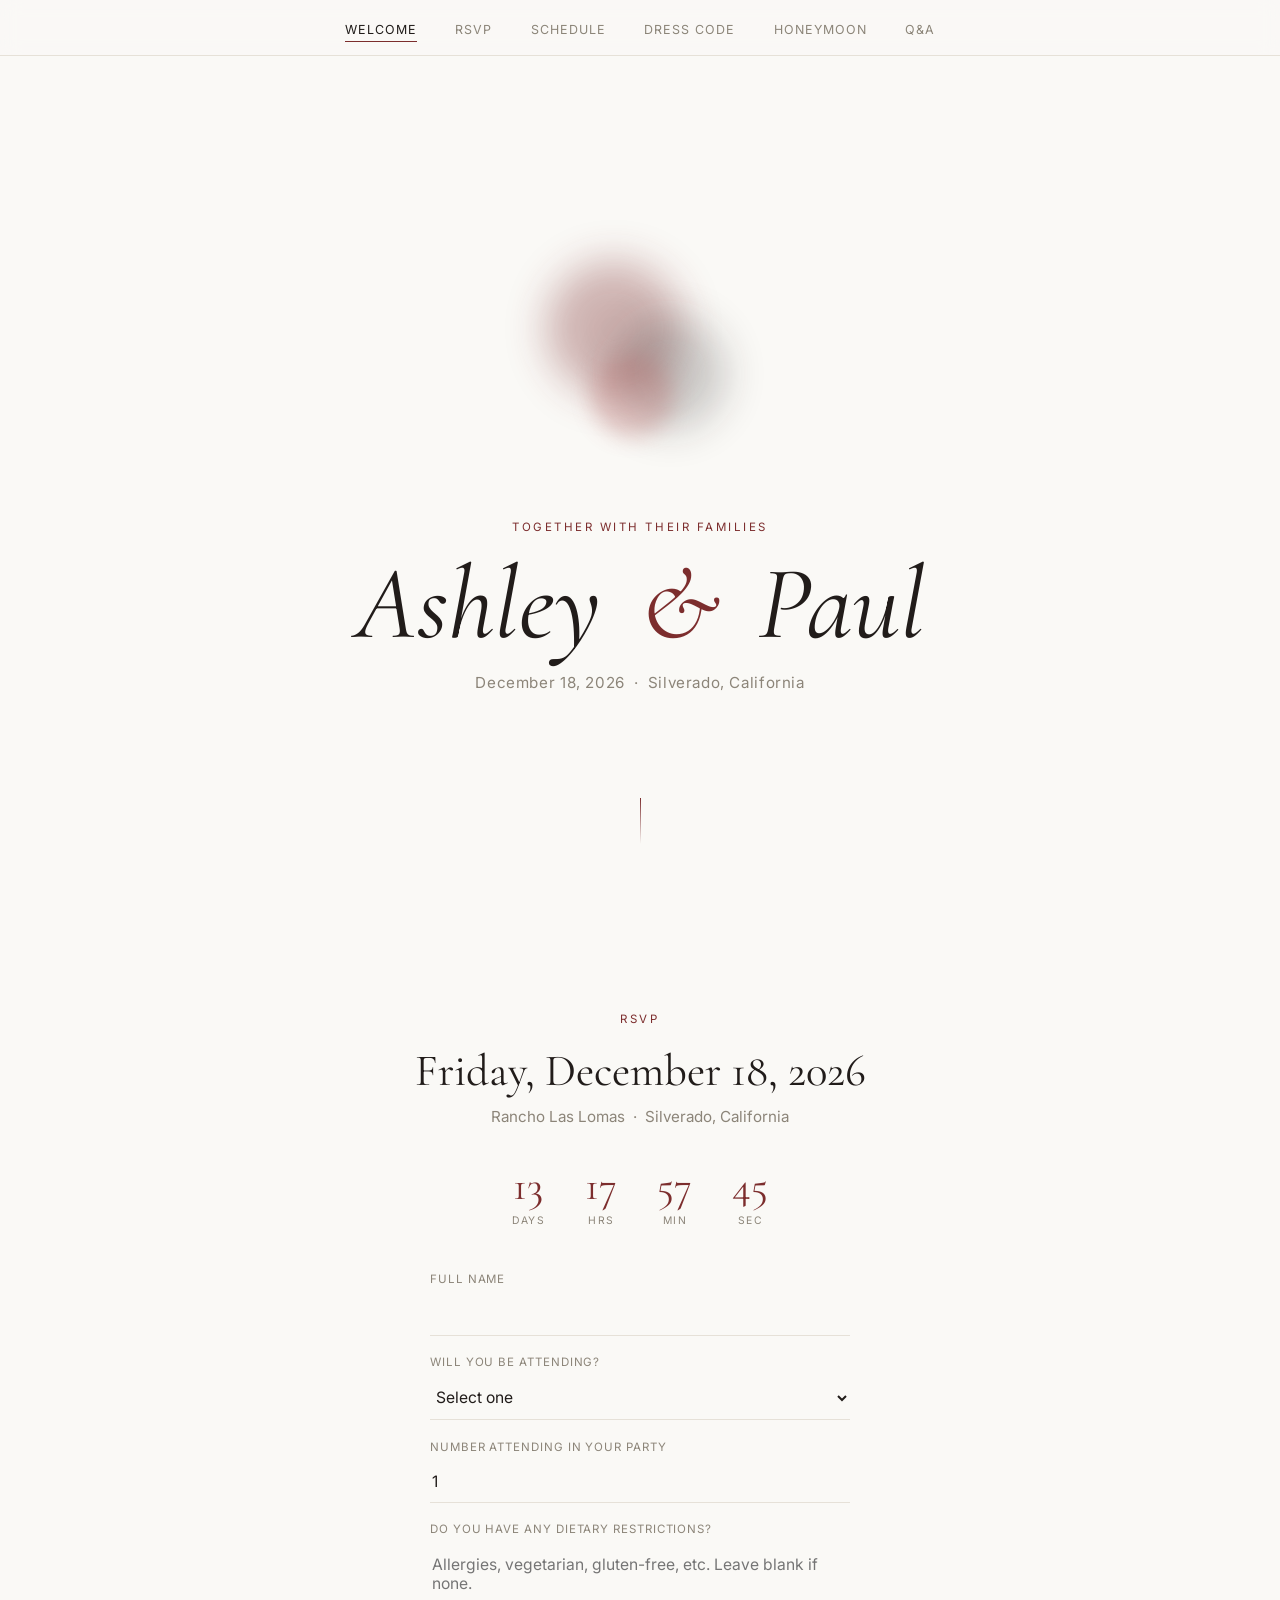
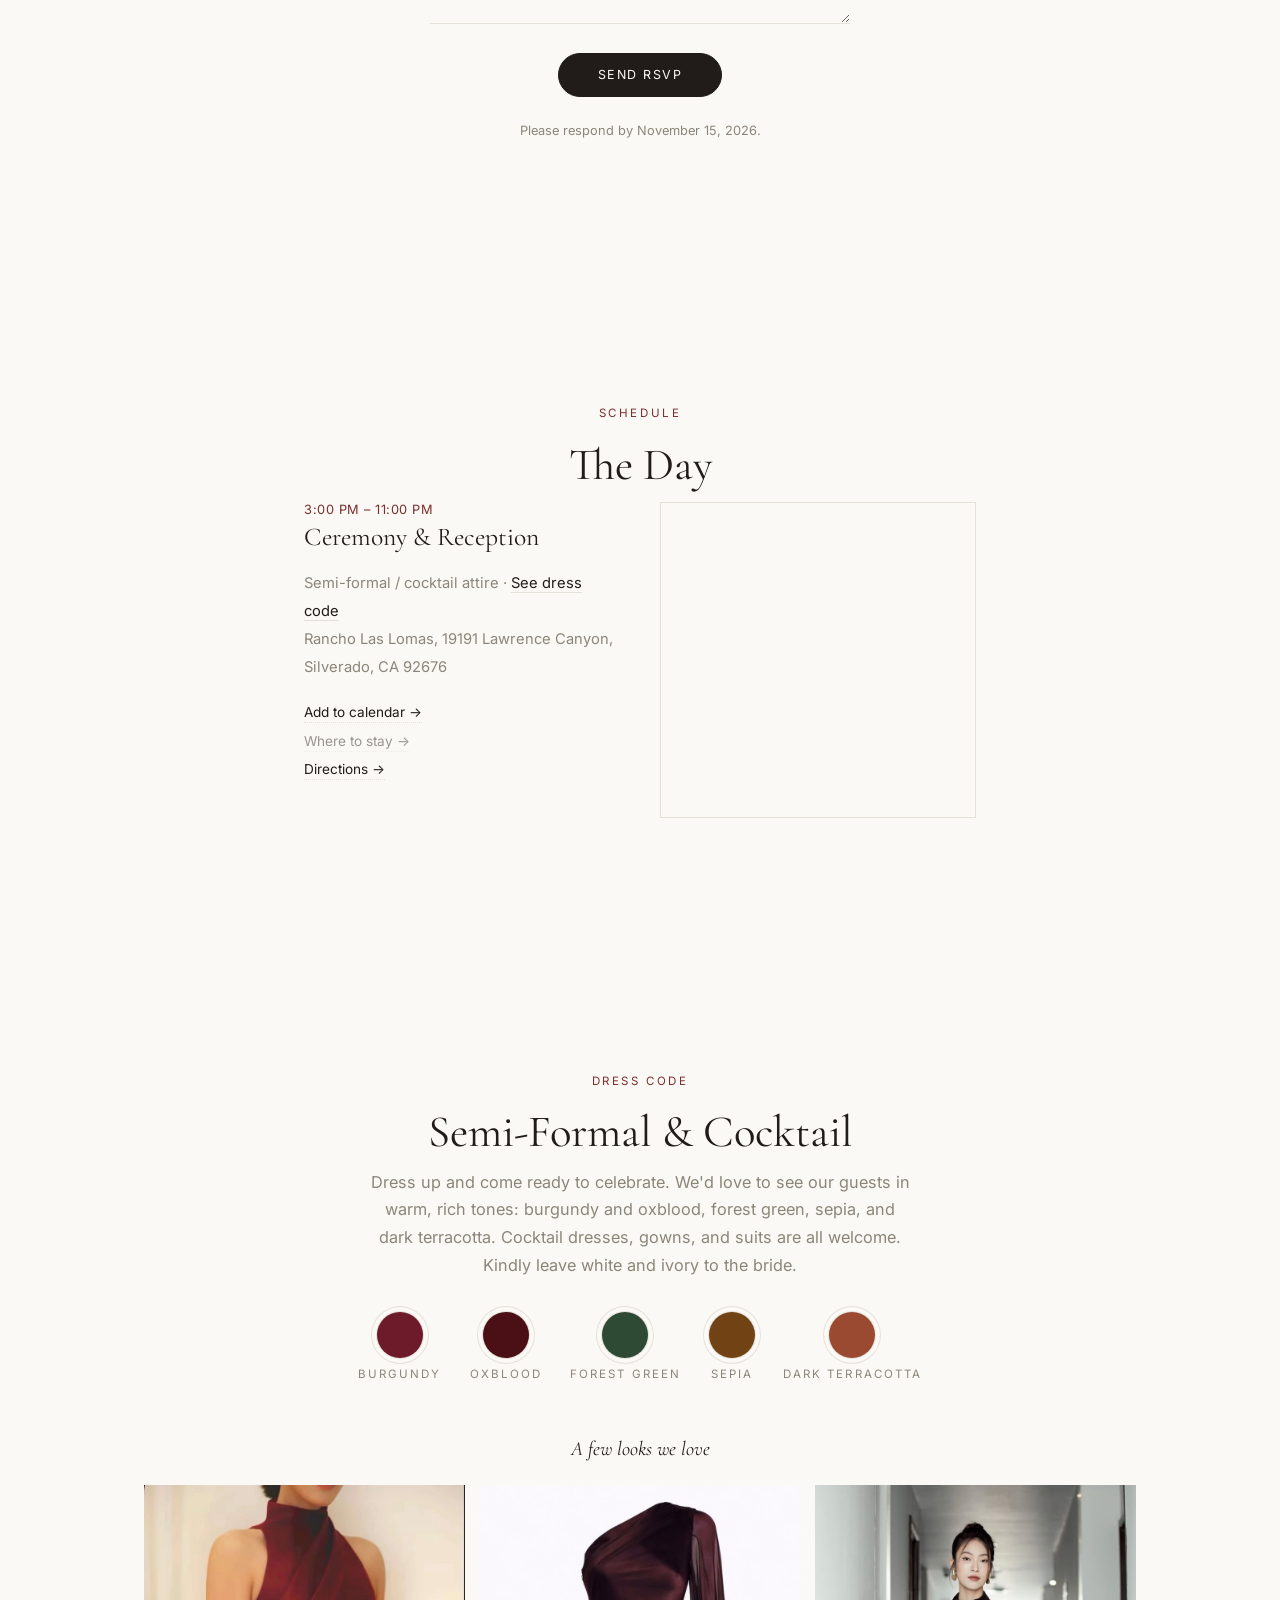
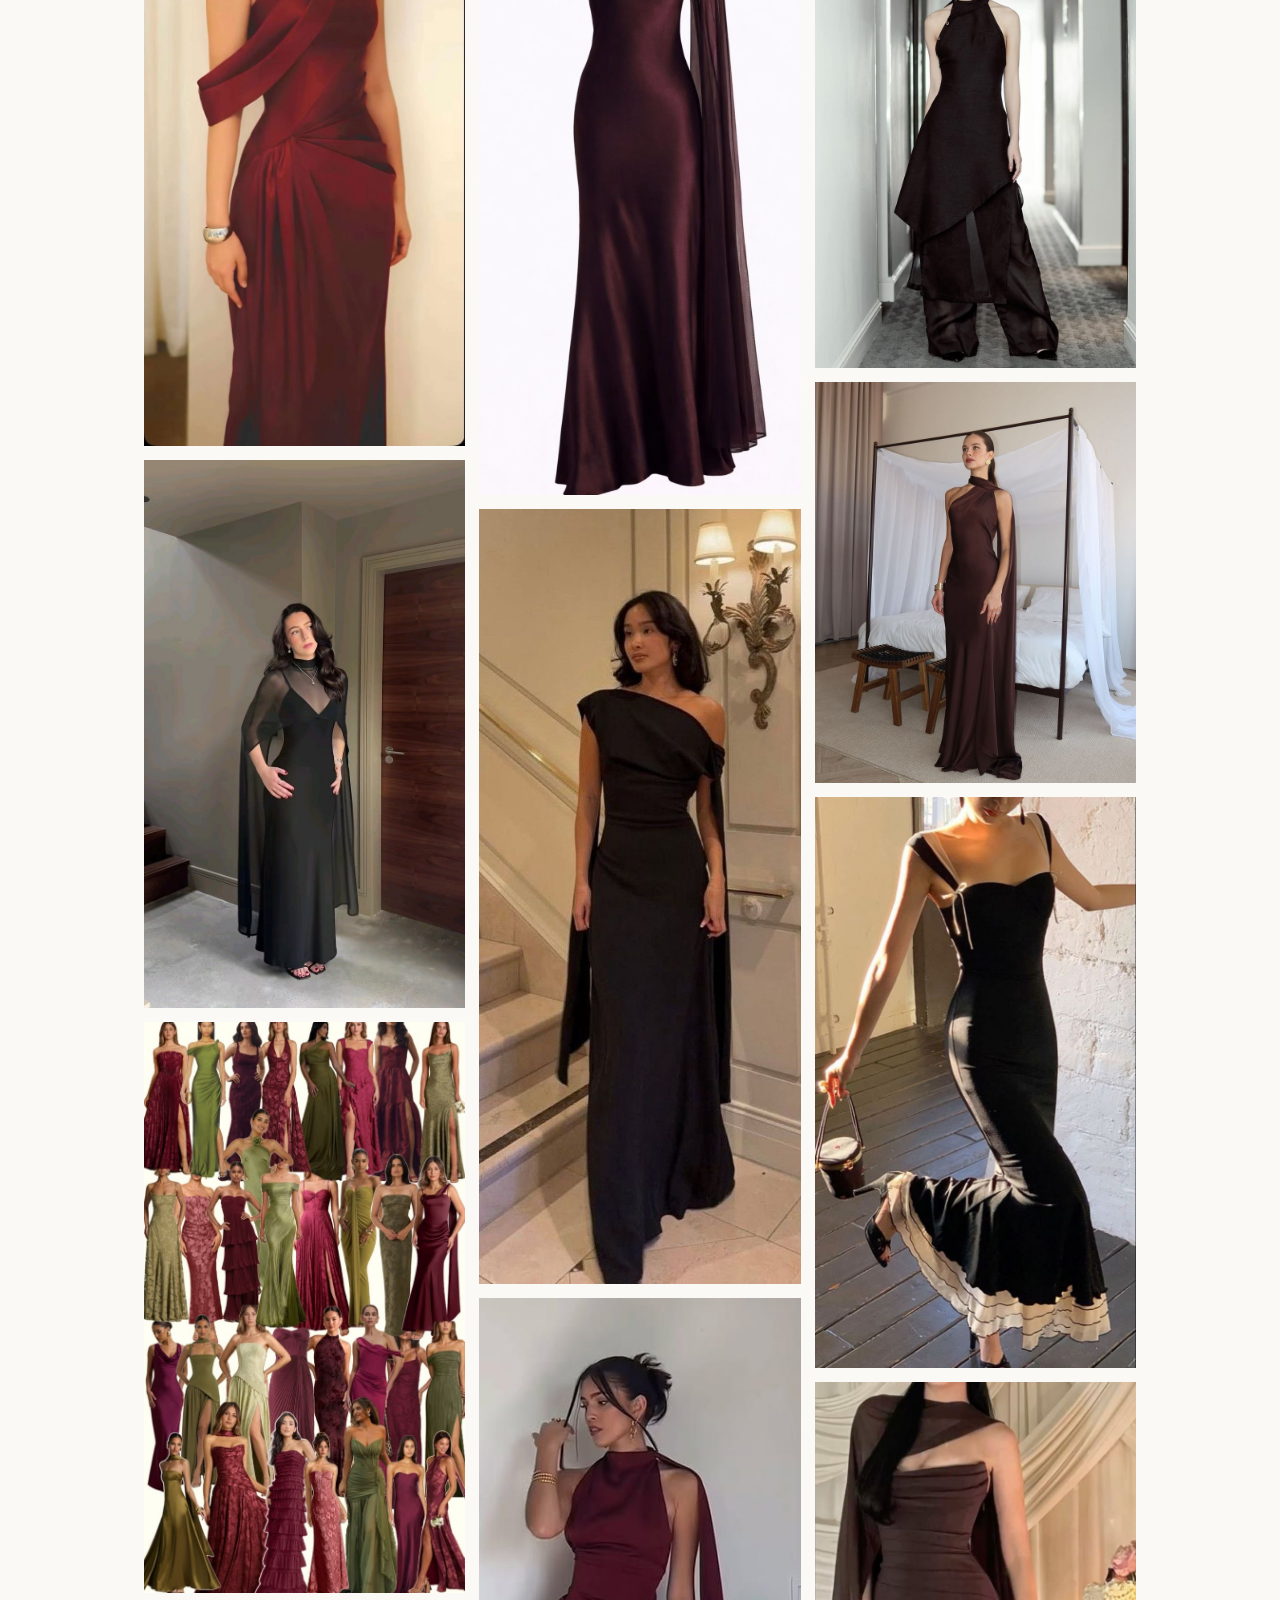
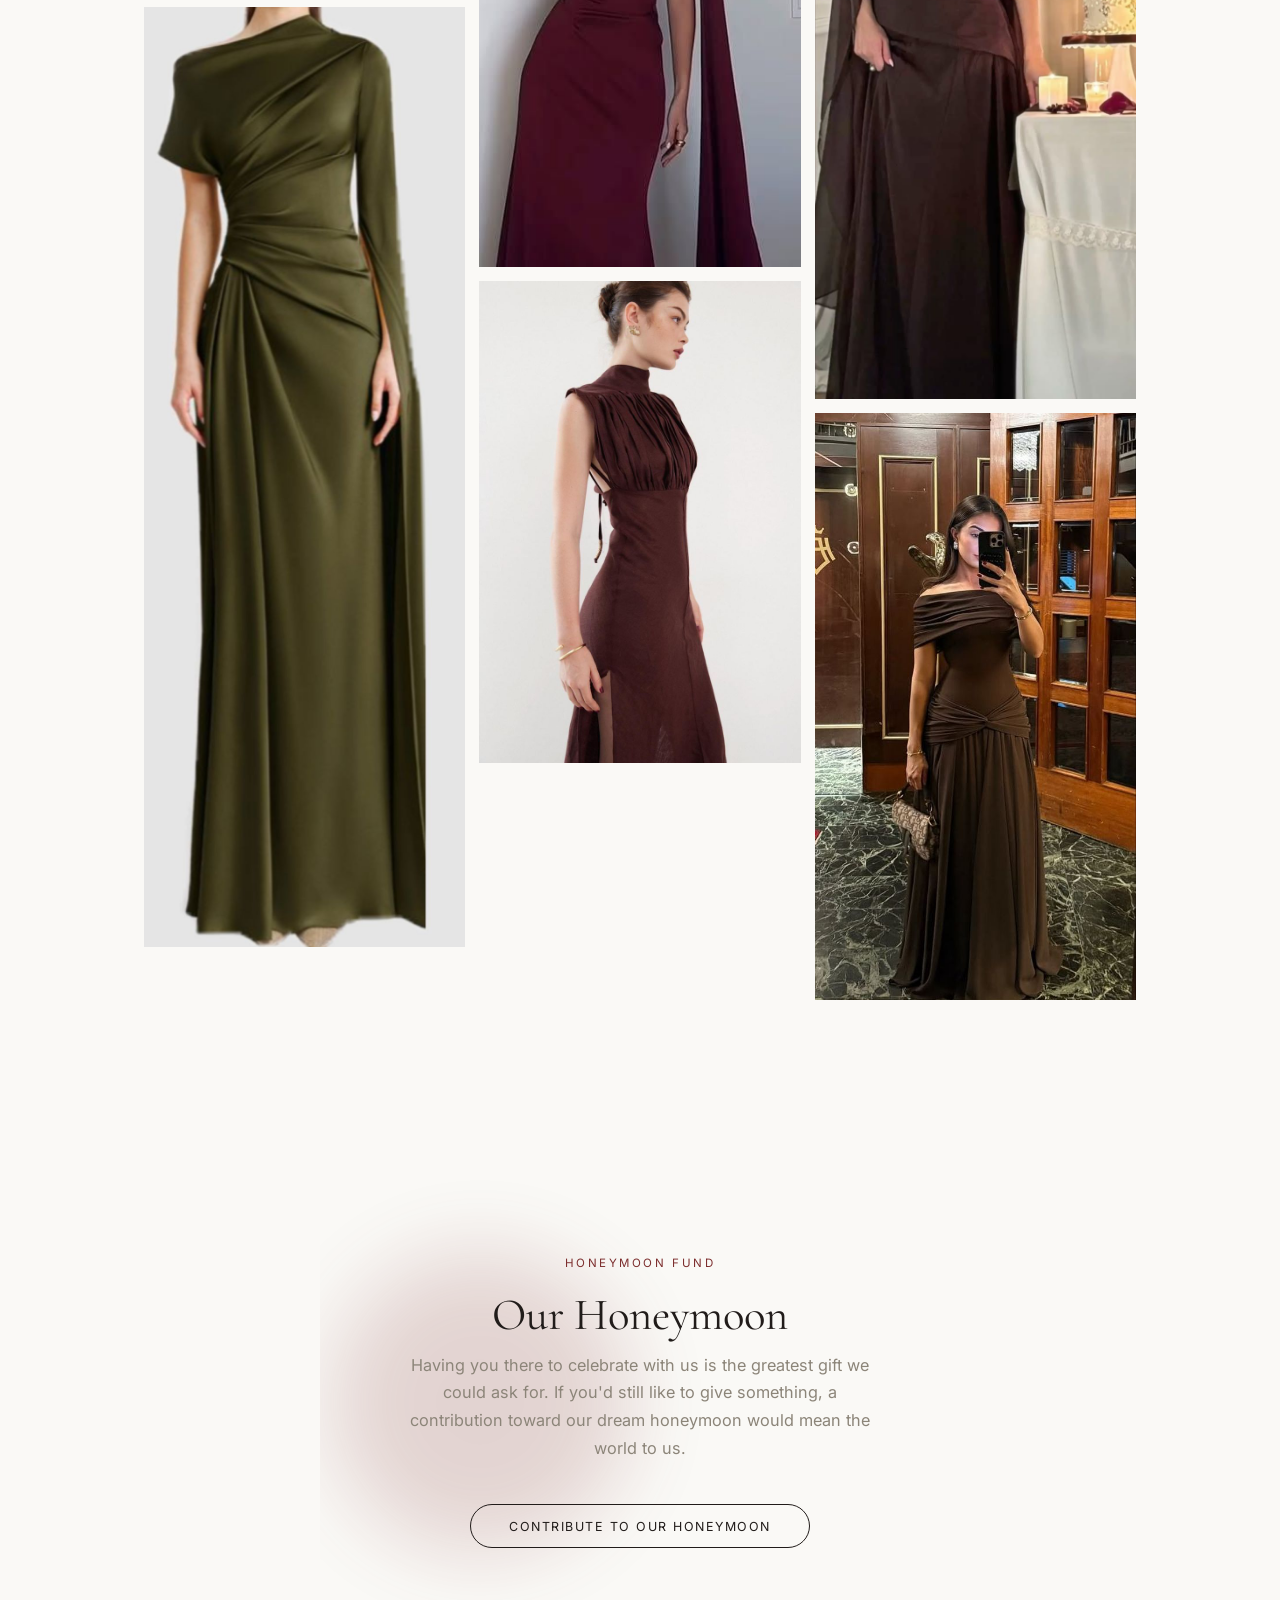
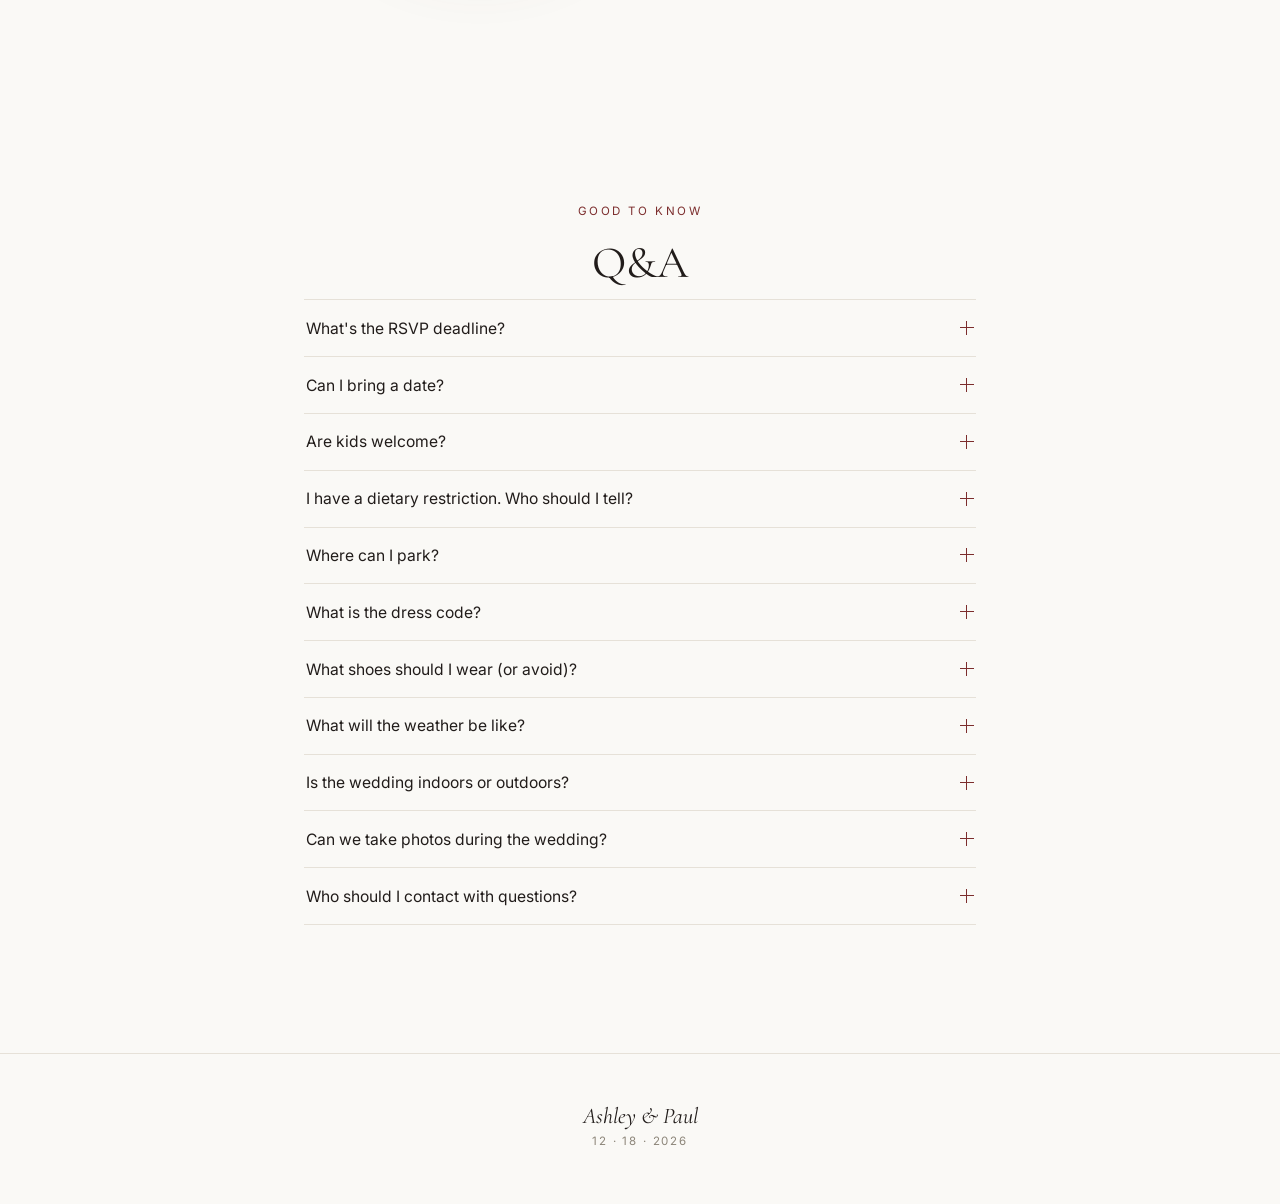
<file: index.html>
<!DOCTYPE html>
<html lang="en">
<head>
<meta charset="UTF-8">
<meta name="viewport" content="width=device-width, initial-scale=1.0">
<title>Ashley & Paul — December 18, 2026</title>
<meta name="description" content="Join us in celebrating the wedding of Ashley Jinyoung Ko and Paul Youngrae Kim, December 18, 2026 at Rancho Las Lomas, Silverado, California.">
<link rel="preconnect" href="https://fonts.googleapis.com">
<link rel="preconnect" href="https://fonts.gstatic.com" crossorigin>
<link href="https://fonts.googleapis.com/css2?family=Cormorant+Garamond:ital,wght@0,300;0,400;0,500;1,400;1,500&family=Inter:wght@300;400;500;600&display=swap" rel="stylesheet">
<link rel="stylesheet" href="styles.css">
</head>
<body>

<div class="bloom-defs" aria-hidden="true">
  <svg width="0" height="0">
    <defs>
      <filter id="bloomBlur" x="-50%" y="-50%" width="200%" height="200%">
        <feGaussianBlur stdDeviation="55" />
      </filter>
      <filter id="bloomBlurSoft" x="-50%" y="-50%" width="200%" height="200%">
        <feGaussianBlur stdDeviation="30" />
      </filter>
    </defs>
  </svg>
</div>

<header class="nav-wrap">
  <nav class="nav" aria-label="Section navigation">
    <button class="nav-toggle" id="navToggle" aria-expanded="false" aria-controls="navList">
      <span></span><span></span><span></span>
    </button>
    <ul class="nav-list" id="navList">
      <li><a href="#welcome" class="nav-link active">Welcome</a></li>
      <li><a href="#rsvp" class="nav-link">RSVP</a></li>
      <li><a href="#schedule" class="nav-link">Schedule</a></li>
      <li><a href="#dress-code" class="nav-link">Dress Code</a></li>
      <li><a href="#honeymoon" class="nav-link">Honeymoon</a></li>
      <li><a href="#qa" class="nav-link">Q&amp;A</a></li>
    </ul>
  </nav>
</header>

<main>

  <!-- WELCOME -->
  <section id="welcome" class="section hero">
    <div class="bloom bloom-hero" aria-hidden="true">
      <svg viewBox="0 0 800 800" xmlns="http://www.w3.org/2000/svg">
        <circle cx="330" cy="300" r="180" fill="var(--rouge)" opacity="0.35" filter="url(#bloomBlur)"/>
        <circle cx="480" cy="420" r="150" fill="var(--ink)" opacity="0.22" filter="url(#bloomBlur)"/>
        <circle cx="380" cy="480" r="110" fill="var(--rouge-soft)" opacity="0.3" filter="url(#bloomBlurSoft)"/>
      </svg>
    </div>
    <p class="eyebrow reveal">Together with their families</p>
    <h1 class="hero-names reveal">Ashley <span class="amp">&amp;</span> Paul</h1>
    <p class="hero-date reveal">December 18, 2026 &nbsp;·&nbsp; Silverado, California</p>
    <a href="#rsvp" class="scroll-cue reveal" aria-label="Scroll to RSVP">
      <span class="scroll-line"></span>
    </a>
  </section>

  <!-- RSVP -->
  <section id="rsvp" class="section">
    <p class="eyebrow reveal">RSVP</p>
    <h2 class="section-title reveal">Friday, December 18, 2026</h2>
    <p class="section-sub reveal">Rancho Las Lomas &nbsp;·&nbsp; Silverado, California</p>

    <div class="countdown reveal" id="countdown" aria-live="polite">
      <div class="countdown-unit"><span id="cd-days">–</span><small>days</small></div>
      <div class="countdown-unit"><span id="cd-hours">–</span><small>hrs</small></div>
      <div class="countdown-unit"><span id="cd-mins">–</span><small>min</small></div>
      <div class="countdown-unit"><span id="cd-secs">–</span><small>sec</small></div>
    </div>

    <form class="rsvp-form reveal" id="rsvpForm">
      <div class="form-row">
        <label for="fullName">Full name</label>
        <input type="text" id="fullName" name="fullName" required autocomplete="name">
      </div>
      <div class="form-row">
        <label for="attending">Will you be attending?</label>
        <select id="attending" name="attending" required>
          <option value="" disabled selected>Select one</option>
          <option value="yes">Joyfully accepts</option>
          <option value="no">Regretfully declines</option>
        </select>
      </div>
      <div class="form-row">
        <label for="guests">Number attending in your party</label>
        <input type="number" id="guests" name="guests" min="1" max="4" value="1">
      </div>
      <div class="form-row">
        <label for="dietary">Do you have any dietary restrictions?</label>
        <textarea id="dietary" name="dietaryRestrictions" rows="3" placeholder="Allergies, vegetarian, gluten-free, etc. Leave blank if none."></textarea>
      </div>
      <button type="submit" class="btn">Send RSVP</button>
      <p class="form-note">Please respond by November 15, 2026.</p>
    </form>
  </section>

  <!-- SCHEDULE -->
  <section id="schedule" class="section">
    <p class="eyebrow reveal">Schedule</p>
    <h2 class="section-title reveal">The Day</h2>

    <div class="schedule-card reveal">
      <div class="schedule-info">
        <p class="schedule-time">3:00 PM – 11:00 PM</p>
        <p class="schedule-event">Ceremony &amp; Reception</p>
        <ul class="schedule-meta">
          <li>Semi-formal / cocktail attire &middot; <a href="#dress-code">See dress code</a></li>
          <li>Rancho Las Lomas, 19191 Lawrence Canyon, Silverado, CA 92676</li>
        </ul>
        <div class="schedule-links">
          <a href="#" id="addToCalendar">Add to calendar →</a>
          <a href="#honeymoon" onclick="return false" class="disabled-link">Where to stay →</a>
          <a href="https://www.google.com/maps/search/?api=1&query=Rancho+Las+Lomas+19191+Lawrence+Canyon+Silverado+CA+92676" target="_blank" rel="noopener">Directions →</a>
        </div>
      </div>
      <div class="schedule-map">
        <iframe
          title="Map to Rancho Las Lomas"
          src="https://www.google.com/maps?q=Rancho+Las+Lomas,+19191+Lawrence+Canyon,+Silverado,+CA+92676&output=embed"
          loading="lazy"
          referrerpolicy="no-referrer-when-downgrade">
        </iframe>
      </div>
    </div>
  </section>

  <!-- DRESS CODE -->
  <section id="dress-code" class="section dress-code">
    <p class="eyebrow reveal">Dress Code</p>
    <h2 class="section-title reveal">Semi-Formal &amp; Cocktail</h2>
    <p class="section-body reveal">Dress up and come ready to celebrate. We'd love to see our guests in warm, rich tones: burgundy and oxblood, forest green, sepia, and dark terracotta. Cocktail dresses, gowns, and suits are all welcome. Kindly leave white and ivory to the bride.</p>

    <ul class="palette reveal" aria-label="Suggested colors">
      <li><span class="swatch" style="background:#6d1a2a"></span>Burgundy</li>
      <li><span class="swatch" style="background:#4a1015"></span>Oxblood</li>
      <li><span class="swatch" style="background:#2f4a34"></span>Forest Green</li>
      <li><span class="swatch" style="background:#704214"></span>Sepia</li>
      <li><span class="swatch" style="background:#9a4a31"></span>Dark Terracotta</li>
    </ul>

    <p class="looks-label reveal">A few looks we love</p>
    <div class="looks reveal">
      <figure class="look"><img src="images/dress-code/look-01.jpg" alt="Draped wine satin gown with a high neck" loading="lazy"></figure>
      <figure class="look"><img src="images/dress-code/look-05.jpg" alt="Black slip gown with a sheer cape" loading="lazy"></figure>
      <figure class="look"><img src="images/dress-code/look-03.jpg" alt="Collage of gowns in wine, berry, and olive" loading="lazy"></figure>
      <figure class="look"><img src="images/dress-code/look-06.jpg" alt="Olive satin gown with an asymmetric drape" loading="lazy"></figure>
      <figure class="look"><img src="images/dress-code/look-08.jpg" alt="Plum satin one-shoulder gown with a chiffon cape" loading="lazy"></figure>
      <figure class="look"><img src="images/dress-code/look-12.jpg" alt="Black off-shoulder column gown" loading="lazy"></figure>
      <figure class="look"><img src="images/dress-code/look-04.jpg" alt="Wine halter gown with a neck scarf" loading="lazy"></figure>
      <figure class="look"><img src="images/dress-code/look-11.jpg" alt="Chocolate high-neck dress" loading="lazy"></figure>
      <figure class="look"><img src="images/dress-code/look-13.jpg" alt="Black halter tunic over wide-leg trousers" loading="lazy"></figure>
      <figure class="look"><img src="images/dress-code/look-07.jpg" alt="Brown satin halter gown" loading="lazy"></figure>
      <figure class="look"><img src="images/dress-code/look-02.jpg" alt="Black mermaid gown with a cream ruffle hem" loading="lazy"></figure>
      <figure class="look"><img src="images/dress-code/look-09.jpg" alt="Chocolate draped gown with a chiffon wrap" loading="lazy"></figure>
      <figure class="look"><img src="images/dress-code/look-10.jpg" alt="Brown off-shoulder gown with a twisted waist" loading="lazy"></figure>
    </div>
  </section>

  <!-- HONEYMOON FUND -->
  <section id="honeymoon" class="section registry">
    <div class="bloom bloom-side" aria-hidden="true">
      <svg viewBox="0 0 600 600" xmlns="http://www.w3.org/2000/svg">
        <circle cx="300" cy="300" r="200" fill="var(--rouge)" opacity="0.18" filter="url(#bloomBlur)"/>
      </svg>
    </div>
    <p class="eyebrow reveal">Honeymoon Fund</p>
    <h2 class="section-title reveal">Our Honeymoon</h2>
    <p class="section-body reveal">Having you there to celebrate with us is the greatest gift we could ask for. If you'd still like to give something, a contribution toward our dream honeymoon would mean the world to us.</p>
    <a href="honeymoon.html" class="btn btn-outline reveal">Contribute to our honeymoon</a>
  </section>

  <!-- Q&A -->
  <section id="qa" class="section">
    <p class="eyebrow reveal">Good to Know</p>
    <h2 class="section-title reveal">Q&amp;A</h2>

    <div class="accordion reveal" id="accordion">

      <div class="accordion-item">
        <button class="accordion-trigger">What's the RSVP deadline?<span class="accordion-icon"></span></button>
        <div class="accordion-panel"><p>Please RSVP by November 15, 2026 so we can get an accurate headcount.</p></div>
      </div>

      <div class="accordion-item">
        <button class="accordion-trigger">Can I bring a date?<span class="accordion-icon"></span></button>
        <div class="accordion-panel"><p>We would love to celebrate with everyone, but due to venue capacity we're only able to invite those named on the invitation. Thank you for understanding.</p></div>
      </div>

      <div class="accordion-item">
        <button class="accordion-trigger">Are kids welcome?<span class="accordion-icon"></span></button>
        <div class="accordion-panel"><p>While we love your little ones, our wedding will be an adults-only celebration. Thank you for understanding.</p></div>
      </div>

      <div class="accordion-item">
        <button class="accordion-trigger">I have a dietary restriction. Who should I tell?<span class="accordion-icon"></span></button>
        <div class="accordion-panel"><p>Let us know in your <a href="#rsvp">RSVP</a> by November 15, 2026. We'll share it with our caterer so everyone is taken care of.</p></div>
      </div>

      <div class="accordion-item">
        <button class="accordion-trigger">Where can I park?<span class="accordion-icon"></span></button>
        <div class="accordion-panel"><p>Valet service will be provided for everyone's convenience at the venue.</p></div>
      </div>

      <div class="accordion-item">
        <button class="accordion-trigger">What is the dress code?<span class="accordion-icon"></span></button>
        <div class="accordion-panel"><p><strong>Semi-formal / cocktail attire.</strong> Think suits, dress shirts, cocktail dresses, and midi or floor-length dresses — in earthy warm tones: sand, terracotta, forest green, and bronze.</p></div>
      </div>

      <div class="accordion-item">
        <button class="accordion-trigger">What shoes should I wear (or avoid)?<span class="accordion-icon"></span></button>
        <div class="accordion-panel"><p>Please skip the stilettos — there are grassy, dirt, and rocky areas. Block heels or sandals are a safer bet.</p></div>
      </div>

      <div class="accordion-item">
        <button class="accordion-trigger">What will the weather be like?<span class="accordion-icon"></span></button>
        <div class="accordion-panel"><p>Our December wedding will likely bring mild daytime temperatures and cooler evenings. We suggest dressing in layers and preparing for possible light rain.</p></div>
      </div>

      <div class="accordion-item">
        <button class="accordion-trigger">Is the wedding indoors or outdoors?<span class="accordion-icon"></span></button>
        <div class="accordion-panel"><p>Ceremony and reception will both be held outdoors.</p></div>
      </div>

      <div class="accordion-item">
        <button class="accordion-trigger">Can we take photos during the wedding?<span class="accordion-icon"></span></button>
        <div class="accordion-panel"><p>Absolutely, we'd love to see the day through your eyes. Please upload your photos and videos to our <a href="https://drive.google.com/drive/project/1TZACS89Vq0Nw7criRDqNs8lcyUGIx2ap?usp=drive_link" target="_blank" rel="noopener">shared Google Drive folder</a>. We just ask that phones stay put away during the ceremony itself.</p></div>
      </div>

      <div class="accordion-item">
        <button class="accordion-trigger">Who should I contact with questions?<span class="accordion-icon"></span></button>
        <div class="accordion-panel"><p>Reach out to Paul Kim and Ashley Ko anytime at <a href="mailto:paulandashley26@gmail.com">paulandashley26@gmail.com</a>. We're happy to help.</p></div>
      </div>

    </div>
  </section>

</main>

<footer class="footer">
  <p class="footer-names">Ashley &amp; Paul</p>
  <p class="footer-date">12 · 18 · 2026</p>
</footer>

<script src="script.js"></script>
</body>
</html>
</file>
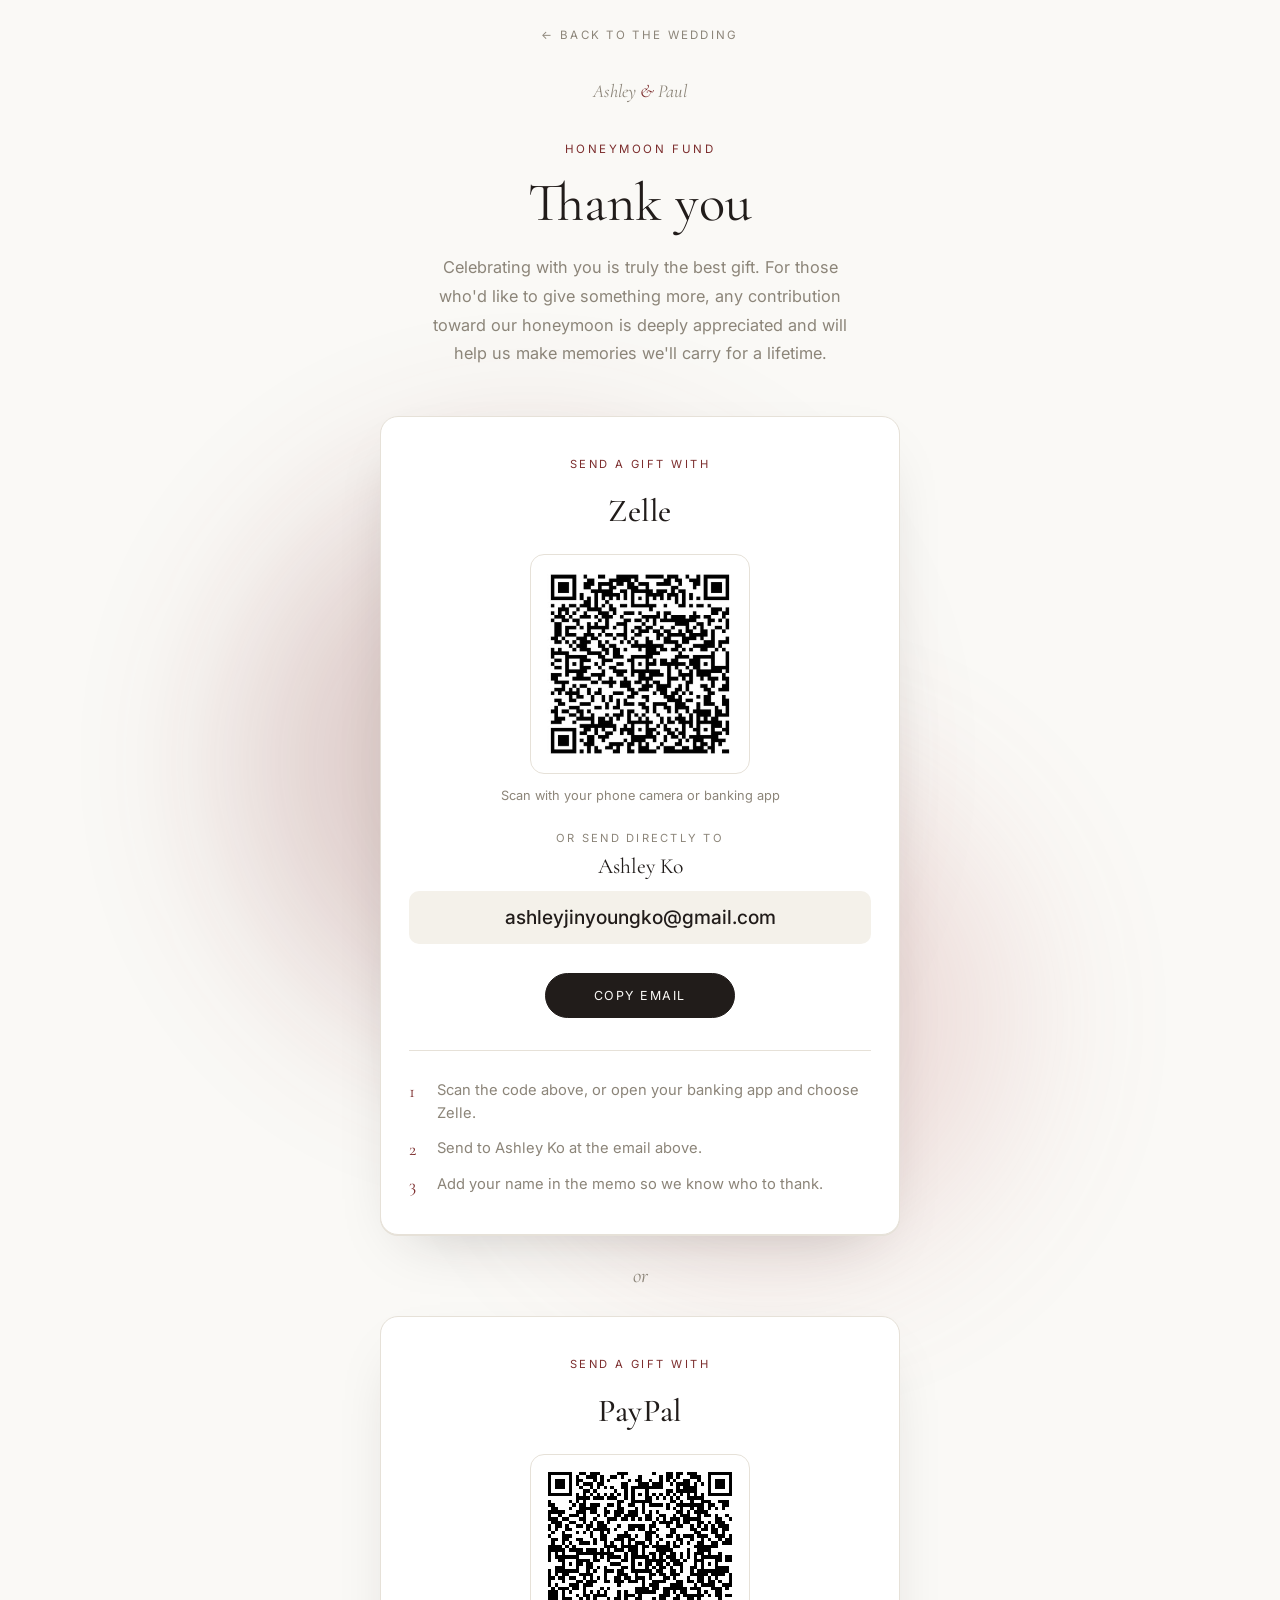
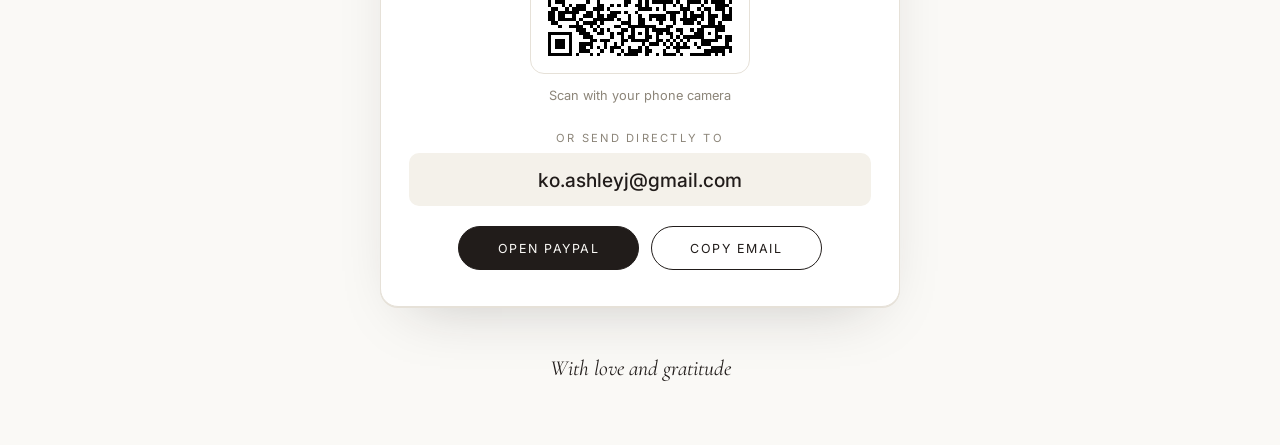
<file: honeymoon.html>
<!DOCTYPE html>
<html lang="en">
<head>
<meta charset="UTF-8">
<meta name="viewport" content="width=device-width, initial-scale=1.0">
<title>Honeymoon Fund · Ashley &amp; Paul</title>
<meta name="description" content="Contribute to Ashley and Paul's honeymoon fund.">
<meta name="robots" content="noindex">
<link rel="preconnect" href="https://fonts.googleapis.com">
<link rel="preconnect" href="https://fonts.gstatic.com" crossorigin>
<link href="https://fonts.googleapis.com/css2?family=Cormorant+Garamond:ital,wght@0,300;0,400;0,500;1,400;1,500&family=Inter:wght@300;400;500;600&display=swap" rel="stylesheet">
<link rel="stylesheet" href="styles.css">
<style>
  .hm-page {
    position: relative;
    min-height: 100vh;
    display: flex;
    flex-direction: column;
    align-items: center;
    justify-content: center;
    padding: 5rem 1.5rem 4rem;
    text-align: center;
    overflow: hidden;
  }
  .hm-back {
    position: absolute;
    top: 1.75rem;
    left: 50%;
    transform: translateX(-50%);
    font-size: 0.72rem;
    letter-spacing: 0.2em;
    text-transform: uppercase;
    white-space: nowrap;
    color: var(--muted);
    border-bottom: 1px solid transparent;
    transition: color 0.2s ease, border-color 0.2s ease;
  }
  .hm-back:hover { color: var(--ink); border-bottom-color: var(--rouge); }

  .hm-inner { position: relative; z-index: 1; max-width: 520px; width: 100%; }

  .hm-names {
    font-family: var(--font-display);
    font-style: italic;
    font-size: 1.15rem;
    color: var(--muted);
    margin: 0 0 2.5rem;
  }
  .hm-names .amp { color: var(--rouge); }

  .hm-title {
    font-family: var(--font-display);
    font-weight: 400;
    font-size: clamp(2.4rem, 7vw, 3.4rem);
    line-height: 1.1;
    margin: 0 0 1.25rem;
  }
  .hm-body {
    color: var(--muted);
    font-size: 1.02rem;
    line-height: 1.75;
    margin: 0 auto 3rem;
    max-width: 440px;
  }

  .hm-card {
    background: #fff;
    border: 1px solid var(--hairline);
    border-radius: 18px;
    padding: 2.5rem 1.75rem 2.25rem;
    box-shadow: 0 1px 0 var(--hairline), 0 24px 60px -30px rgba(33, 28, 26, 0.25);
  }
  .hm-card-label {
    font-size: 0.7rem;
    letter-spacing: 0.22em;
    text-transform: uppercase;
    color: var(--rouge);
    margin: 0 0 1.25rem;
  }
  .hm-zelle {
    font-family: var(--font-display);
    font-size: 2rem;
    font-weight: 500;
    letter-spacing: 0.02em;
    margin: 0 0 0.35rem;
  }
  .hm-qr { margin: 1.5rem auto 1.75rem; }
  .hm-qr img {
    display: block;
    width: 220px;
    height: 220px;
    margin: 0 auto 0.9rem;
    padding: 10px;
    background: #fff;
    border: 1px solid var(--hairline);
    border-radius: 14px;
    image-rendering: pixelated;
  }
  .hm-qr figcaption { font-size: 0.8rem; color: var(--muted); }
  .hm-to {
    font-size: 0.7rem;
    letter-spacing: 0.2em;
    text-transform: uppercase;
    color: var(--muted);
    margin: 0 0 0.5rem;
  }
  .hm-recipient {
    font-family: var(--font-display);
    font-size: 1.35rem;
    margin: 0 0 0.75rem;
  }
  .hm-email {
    display: block;
    font-size: clamp(1rem, 4.4vw, 1.2rem);
    font-weight: 500;
    color: var(--ink);
    word-break: break-all;
    padding: 0.9rem 1rem;
    background: var(--bg-alt);
    border-radius: 10px;
    margin: 0 0 1.25rem;
    user-select: all;
  }
  .hm-copy { min-width: 190px; }
  .hm-or {
    font-family: var(--font-display);
    font-style: italic;
    font-size: 1.3rem;
    color: var(--muted);
    margin: 1.75rem 0;
  }
  .hm-actions { display: flex; flex-wrap: wrap; justify-content: center; gap: 0.75rem; }
  .hm-actions .btn { margin-top: 0; min-width: 170px; }
  .hm-copy.copied { background: var(--rouge); border-color: var(--rouge); color: var(--bg); }

  .hm-steps {
    list-style: none;
    counter-reset: step;
    text-align: left;
    padding: 1.75rem 0 0;
    margin: 2rem 0 0;
    border-top: 1px solid var(--hairline);
    color: var(--muted);
    font-size: 0.92rem;
    line-height: 1.6;
  }
  .hm-steps li {
    counter-increment: step;
    display: grid;
    grid-template-columns: 1.75rem 1fr;
    margin-bottom: 0.7rem;
  }
  .hm-steps li::before {
    content: counter(step);
    font-family: var(--font-display);
    font-size: 1.15rem;
    color: var(--rouge);
    line-height: 1.35;
  }
  .hm-steps li:last-child { margin-bottom: 0; }

  .hm-thanks {
    font-family: var(--font-display);
    font-style: italic;
    font-size: 1.35rem;
    margin: 3rem 0 0;
  }
</style>
</head>
<body>

<div class="bloom-defs" aria-hidden="true">
  <svg width="0" height="0">
    <defs>
      <filter id="bloomBlur" x="-50%" y="-50%" width="200%" height="200%">
        <feGaussianBlur stdDeviation="55" />
      </filter>
    </defs>
  </svg>
</div>

<main class="hm-page">
  <div class="bloom bloom-hero" aria-hidden="true">
    <svg viewBox="0 0 800 800" xmlns="http://www.w3.org/2000/svg">
      <circle cx="330" cy="300" r="180" fill="var(--rouge)" opacity="0.22" filter="url(#bloomBlur)"/>
      <circle cx="480" cy="460" r="150" fill="var(--rouge-soft)" opacity="0.2" filter="url(#bloomBlur)"/>
    </svg>
  </div>

  <a href="index.html#honeymoon" class="hm-back">&larr; Back to the wedding</a>

  <div class="hm-inner">
    <p class="hm-names">Ashley <span class="amp">&amp;</span> Paul</p>
    <p class="eyebrow">Honeymoon Fund</p>
    <h1 class="hm-title">Thank you</h1>
    <p class="hm-body">Celebrating with you is truly the best gift. For those who'd like to give something more, any contribution toward our honeymoon is deeply appreciated and will help us make memories we'll carry for a lifetime.</p>

    <div class="hm-card">
      <p class="hm-card-label">Send a gift with</p>
      <p class="hm-zelle">Zelle</p>
      <figure class="hm-qr">
        <img src="images/zelle-qr.png" alt="Zelle QR code for Ashley Ko" width="240" height="240">
        <figcaption>Scan with your phone camera or banking app</figcaption>
      </figure>
      <p class="hm-to">or send directly to</p>
      <p class="hm-recipient">Ashley Ko</p>
      <span class="hm-email">ashleyjinyoungko@gmail.com</span>
      <button class="btn hm-copy" type="button" data-copy="ashleyjinyoungko@gmail.com">Copy email</button>

      <ol class="hm-steps">
        <li>Scan the code above, or open your banking app and choose Zelle.</li>
        <li>Send to Ashley Ko at the email above.</li>
        <li>Add your name in the memo so we know who to thank.</li>
      </ol>
    </div>

    <p class="hm-or">or</p>

    <div class="hm-card">
      <p class="hm-card-label">Send a gift with</p>
      <p class="hm-zelle">PayPal</p>
      <figure class="hm-qr">
        <img src="images/paypal-qr.png" alt="PayPal QR code for ko.ashleyj@gmail.com" width="240" height="240">
        <figcaption>Scan with your phone camera</figcaption>
      </figure>
      <p class="hm-to">or send directly to</p>
      <span class="hm-email">ko.ashleyj@gmail.com</span>
      <div class="hm-actions">
        <a class="btn" href="https://www.paypal.com/cgi-bin/webscr?cmd=_xclick&amp;business=ko.ashleyj%40gmail.com&amp;item_name=Ashley+%26+Paul+Honeymoon+Fund&amp;currency_code=USD&amp;no_shipping=1" target="_blank" rel="noopener">Open PayPal</a>
        <button class="btn btn-outline hm-copy" type="button" data-copy="ko.ashleyj@gmail.com">Copy email</button>
      </div>
    </div>

    <p class="hm-thanks">With love and gratitude</p>
  </div>
</main>

<script>
  document.querySelectorAll('[data-copy]').forEach(btn => {
    const label = btn.textContent;
    btn.addEventListener('click', async () => {
      const text = btn.dataset.copy;
      try { await navigator.clipboard.writeText(text); }
      catch (e) {
        const t = document.createElement('textarea');
        t.value = text; document.body.appendChild(t); t.select();
        try { document.execCommand('copy'); } catch (_) {}
        t.remove();
      }
      btn.textContent = 'Copied';
      btn.classList.add('copied');
      setTimeout(() => { btn.textContent = label; btn.classList.remove('copied'); }, 2000);
    });
  });
</script>
</body>
</html>
</file>
<file: styles.css>
:root {
  --bg: #faf9f6;
  --bg-alt: #f4f1ea;
  --ink: #211c1a;
  --rouge: #7c2d2d;
  --rouge-soft: #b5615f;
  --muted: #8c8579;
  --hairline: #e6e1d8;

  --font-display: 'Cormorant Garamond', Georgia, serif;
  --font-body: 'Inter', -apple-system, BlinkMacSystemFont, sans-serif;

  --section-pad: clamp(4rem, 10vw, 8rem);
}

* { box-sizing: border-box; }

html {
  scroll-behavior: smooth;
}

@media (prefers-reduced-motion: reduce) {
  html { scroll-behavior: auto; }
  * { animation-duration: 0.01ms !important; transition-duration: 0.01ms !important; }
}

body {
  margin: 0;
  background: var(--bg);
  color: var(--ink);
  font-family: var(--font-body);
  font-weight: 400;
  -webkit-font-smoothing: antialiased;
}

a {
  color: inherit;
  text-decoration: none;
}

.bloom-defs { position: absolute; width: 0; height: 0; overflow: hidden; }

/* ---------- NAV ---------- */

.nav-wrap {
  position: sticky;
  top: 0;
  z-index: 100;
  background: rgba(250, 249, 246, 0.86);
  backdrop-filter: blur(10px);
  -webkit-backdrop-filter: blur(10px);
  border-bottom: 1px solid var(--hairline);
}

.nav {
  max-width: 900px;
  margin: 0 auto;
  padding: 1.1rem 1.5rem;
  display: flex;
  justify-content: center;
}

.nav-list {
  list-style: none;
  display: flex;
  gap: clamp(1.1rem, 3vw, 2.4rem);
  margin: 0;
  padding: 0;
}

.nav-link {
  font-size: 0.78rem;
  letter-spacing: 0.08em;
  text-transform: uppercase;
  color: var(--muted);
  padding-bottom: 4px;
  border-bottom: 1px solid transparent;
  transition: color 0.25s ease, border-color 0.25s ease;
  white-space: nowrap;
}

.nav-link:hover,
.nav-link.active {
  color: var(--ink);
  border-bottom-color: var(--rouge);
}

.nav-toggle {
  display: none;
  flex-direction: column;
  gap: 5px;
  background: none;
  border: none;
  cursor: pointer;
  padding: 6px;
}
.nav-toggle span {
  width: 20px;
  height: 1px;
  background: var(--ink);
  display: block;
}

@media (max-width: 640px) {
  .nav { justify-content: space-between; align-items: center; }
  .nav-toggle { display: flex; }
  .nav-list {
    position: absolute;
    top: 100%;
    left: 0;
    right: 0;
    flex-direction: column;
    align-items: center;
    background: var(--bg);
    border-bottom: 1px solid var(--hairline);
    padding: 1.2rem 0;
    gap: 1.1rem;
    display: none;
  }
  .nav-list.open { display: flex; }
}

/* ---------- SECTIONS ---------- */

.section {
  position: relative;
  max-width: 720px;
  margin: 0 auto;
  padding: var(--section-pad) 1.5rem;
  text-align: center;
  overflow: hidden;
}

.eyebrow {
  font-family: var(--font-body);
  font-size: 0.72rem;
  letter-spacing: 0.22em;
  text-transform: uppercase;
  color: var(--rouge);
  margin: 0 0 1.1rem;
}

.section-title {
  font-family: var(--font-display);
  font-weight: 400;
  font-size: clamp(2rem, 4vw, 2.8rem);
  margin: 0 0 0.6rem;
}

.section-sub {
  color: var(--muted);
  font-size: 0.95rem;
  margin: 0 0 2.5rem;
}

.section-body {
  color: var(--muted);
  font-size: 1.02rem;
  line-height: 1.7;
  max-width: 480px;
  margin: 0 auto 2rem;
}

/* ---------- HERO ---------- */

.hero {
  min-height: 92vh;
  display: flex;
  flex-direction: column;
  align-items: center;
  justify-content: center;
  padding-top: 6rem;
  max-width: none;
}

.bloom {
  position: absolute;
  inset: 0;
  z-index: 0;
  pointer-events: none;
}
.bloom svg { width: 100%; height: 100%; }

.bloom-hero { top: -10%; }
.bloom-side { left: -10%; right: auto; width: 70%; }

.hero > * { position: relative; z-index: 1; }

.hero-names {
  font-family: var(--font-display);
  font-style: italic;
  font-weight: 400;
  font-size: clamp(3.2rem, 10vw, 6.5rem);
  margin: 0 0 1.1rem;
  color: var(--ink);
  line-height: 1;
}
.hero-names .amp {
  color: var(--rouge);
  padding: 0 0.15em;
}

.hero-date {
  font-size: 0.95rem;
  letter-spacing: 0.04em;
  color: var(--muted);
  margin: 0;
}

.scroll-cue {
  position: absolute;
  bottom: 2.5rem;
  left: 50%;
  transform: translateX(-50%);
}
.scroll-line {
  display: block;
  width: 1px;
  height: 46px;
  background: linear-gradient(var(--rouge), transparent);
  animation: pulseLine 2.4s ease-in-out infinite;
}
@keyframes pulseLine {
  0%, 100% { opacity: 0.4; }
  50% { opacity: 1; }
}

/* ---------- COUNTDOWN ---------- */

.countdown {
  display: flex;
  justify-content: center;
  gap: clamp(1.2rem, 4vw, 2.5rem);
  margin: 0 0 2.8rem;
}
.countdown-unit {
  display: flex;
  flex-direction: column;
  align-items: center;
}
.countdown-unit span {
  font-family: var(--font-display);
  font-size: clamp(1.8rem, 4vw, 2.6rem);
  color: var(--rouge);
  line-height: 1;
}
.countdown-unit small {
  margin-top: 0.4rem;
  font-size: 0.65rem;
  letter-spacing: 0.14em;
  text-transform: uppercase;
  color: var(--muted);
}

/* ---------- FORM ---------- */

.rsvp-form {
  text-align: left;
  max-width: 420px;
  margin: 0 auto;
  display: flex;
  flex-direction: column;
  gap: 1.2rem;
}
.form-row {
  display: flex;
  flex-direction: column;
  gap: 0.45rem;
}
.form-row label {
  font-size: 0.72rem;
  letter-spacing: 0.08em;
  text-transform: uppercase;
  color: var(--muted);
}
.form-row input,
.form-row select,
.form-row textarea {
  font-family: var(--font-body);
  font-size: 0.98rem;
  padding: 0.7rem 0.1rem;
  border: none;
  border-bottom: 1px solid var(--hairline);
  background: transparent;
  color: var(--ink);
  transition: border-color 0.2s ease;
  resize: vertical;
}
.form-row input:focus,
.form-row select:focus,
.form-row textarea:focus {
  outline: none;
  border-bottom-color: var(--rouge);
}

.btn {
  align-self: center;
  margin-top: 0.6rem;
  padding: 0.85rem 2.4rem;
  border: 1px solid var(--ink);
  background: var(--ink);
  color: var(--bg);
  font-family: var(--font-body);
  font-size: 0.78rem;
  letter-spacing: 0.12em;
  text-transform: uppercase;
  border-radius: 999px;
  cursor: pointer;
  transition: background 0.25s ease, color 0.25s ease, border-color 0.25s ease;
}
.btn:hover {
  background: var(--rouge);
  border-color: var(--rouge);
}
.btn-outline {
  display: inline-block;
  background: transparent;
  color: var(--ink);
  border: 1px solid var(--ink);
}
.btn-outline:hover {
  background: var(--ink);
  color: var(--bg);
  border-color: var(--ink);
}

.form-note {
  text-align: center;
  font-size: 0.8rem;
  color: var(--muted);
  margin-top: 0.4rem;
}

/* ---------- SCHEDULE ---------- */

.schedule-card {
  text-align: left;
  display: grid;
  grid-template-columns: 1fr 1fr;
  gap: 2.5rem;
  align-items: start;
}
@media (max-width: 640px) {
  .schedule-card { grid-template-columns: 1fr; }
}

.schedule-time {
  font-size: 0.8rem;
  color: var(--rouge);
  letter-spacing: 0.04em;
  margin: 0 0 0.3rem;
}
.schedule-event {
  font-family: var(--font-display);
  font-size: 1.6rem;
  margin: 0 0 1.1rem;
}
.schedule-meta {
  list-style: none;
  padding: 0;
  margin: 0 0 1.4rem;
  color: var(--muted);
  font-size: 0.92rem;
  line-height: 1.9;
}
.schedule-links {
  display: flex;
  flex-direction: column;
  gap: 0.6rem;
  font-size: 0.85rem;
}
.schedule-links a {
  border-bottom: 1px dotted var(--hairline);
  padding-bottom: 2px;
  width: fit-content;
}
.schedule-links a:hover { border-bottom-color: var(--rouge); }
.disabled-link { opacity: 0.45; cursor: default; }

.schedule-map {
  width: 100%;
  aspect-ratio: 1 / 1;
  border: 1px solid var(--hairline);
  overflow: hidden;
}
.schedule-map iframe {
  width: 100%;
  height: 100%;
  border: 0;
  filter: grayscale(0.35) contrast(1.05);
}

/* ---------- DRESS CODE ---------- */
.dress-code { max-width: 1040px; }
.dress-code .section-body { max-width: 540px; }

.palette {
  list-style: none;
  display: flex;
  justify-content: center;
  flex-wrap: wrap;
  gap: 1.75rem;
  padding: 0;
  margin: 0 0 3.5rem;
  font-size: 0.72rem;
  letter-spacing: 0.18em;
  text-transform: uppercase;
  color: var(--muted);
}
.palette li { display: flex; flex-direction: column; align-items: center; gap: 0.6rem; }
.swatch {
  width: 46px; height: 46px;
  border-radius: 50%;
  box-shadow: 0 0 0 1px var(--hairline), 0 0 0 5px var(--bg), 0 0 0 6px var(--hairline);
}

.looks-label {
  font-family: var(--font-display);
  font-style: italic;
  font-size: 1.25rem;
  color: var(--ink);
  margin: 0 0 1.5rem;
}

.looks {
  columns: 3 220px;
  column-gap: 14px;
  text-align: left;
}
.look {
  margin: 0 0 14px;
  break-inside: avoid;
  overflow: hidden;
  background: var(--hairline);
}
.look img {
  display: block;
  width: 100%;
  height: auto;
  transition: transform 0.6s ease;
}
.look:hover img { transform: scale(1.03); }

@media (max-width: 560px) {
  .looks { columns: 2; column-gap: 10px; }
  .look { margin-bottom: 10px; }
  .palette { gap: 1.25rem; }
}

/* ---------- REGISTRY ---------- */
.registry { max-width: 640px; }

/* ---------- ACCORDION ---------- */

.accordion {
  text-align: left;
  border-top: 1px solid var(--hairline);
}
.accordion-item {
  border-bottom: 1px solid var(--hairline);
}
.accordion-trigger {
  width: 100%;
  display: flex;
  justify-content: space-between;
  align-items: center;
  gap: 1rem;
  background: none;
  border: none;
  text-align: left;
  font-family: var(--font-body);
  font-size: 0.98rem;
  color: var(--ink);
  padding: 1.15rem 0.1rem;
  cursor: pointer;
}
.accordion-icon {
  position: relative;
  width: 14px;
  height: 14px;
  flex-shrink: 0;
}
.accordion-icon::before,
.accordion-icon::after {
  content: '';
  position: absolute;
  background: var(--rouge);
  transition: transform 0.3s ease;
}
.accordion-icon::before { top: 6px; left: 0; width: 14px; height: 1px; }
.accordion-icon::after { top: 0; left: 6px; width: 1px; height: 14px; }
.accordion-item.open .accordion-icon::after { transform: rotate(90deg); }

.accordion-panel {
  max-height: 0;
  overflow: hidden;
  transition: max-height 0.35s ease;
}
.accordion-panel p {
  margin: 0 0 1.2rem;
  color: var(--muted);
  font-size: 0.92rem;
  line-height: 1.75;
}

/* ---------- FOOTER ---------- */

.footer {
  text-align: center;
  padding: 3rem 1.5rem 3.5rem;
  border-top: 1px solid var(--hairline);
}
.footer-names {
  font-family: var(--font-display);
  font-style: italic;
  font-size: 1.4rem;
  margin: 0 0 0.3rem;
}
.footer-date {
  font-size: 0.72rem;
  letter-spacing: 0.16em;
  color: var(--muted);
  margin: 0;
}

/* ---------- REVEAL ANIMATION ---------- */

.reveal {
  opacity: 0;
  transform: translateY(14px);
  transition: opacity 0.7s ease, transform 0.7s ease;
}
.reveal.in-view {
  opacity: 1;
  transform: translateY(0);
}

.schedule-meta a { color: var(--ink); text-decoration: none; border-bottom: 1px solid var(--hairline); }
.schedule-meta a:hover { border-bottom-color: var(--rouge); }

.accordion-panel a { color: var(--ink); border-bottom: 1px solid var(--rouge-soft); }
.accordion-panel a:hover { color: var(--rouge); }
</file>
